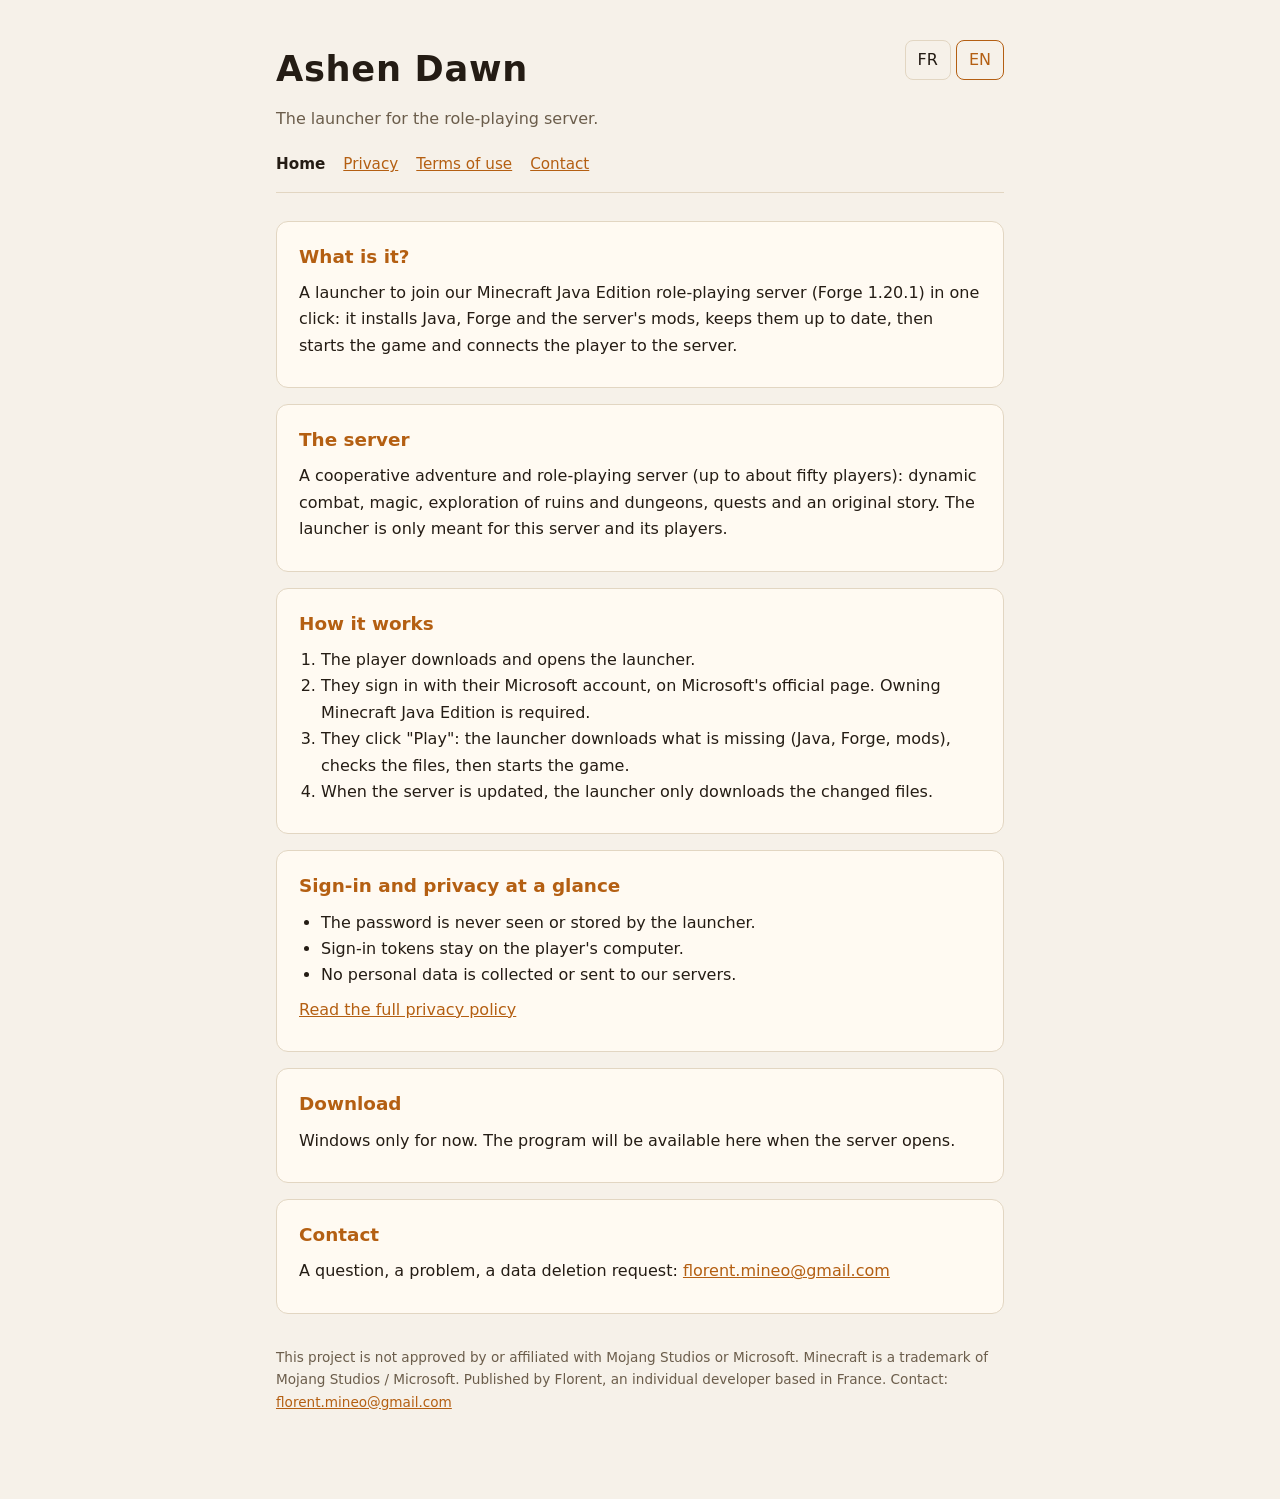
<file: index.html>
<!doctype html>
<html lang="fr">
<head>
<meta charset="utf-8">
<meta name="viewport" content="width=device-width, initial-scale=1">
<title data-fr="{name} — Launcher" data-en="{name} — Launcher">{name} — Launcher</title>
<meta name="description" content="Launcher du serveur de jeu de rôle : connexion Microsoft, installation et mises à jour automatiques. / Launcher for the role-playing server.">
<link rel="stylesheet" href="style.css">
</head>
<body>
<main>
  <header>
    <div>
      <h1 class="name">Ashen Dawn</h1>
      <p class="tag"><span data-l="fr">Le launcher du serveur de jeu de rôle.</span><span data-l="en">The launcher for the role-playing server.</span></p>
    </div>
    <div class="lang" role="group" aria-label="Langue / Language">
      <button type="button" data-set="fr" aria-pressed="true">FR</button>
      <button type="button" data-set="en" aria-pressed="false">EN</button>
    </div>
  </header>
  <nav aria-label="Navigation">
    <a href="index.html" aria-current="page"><span data-l="fr">Accueil</span><span data-l="en">Home</span></a>
    <a href="privacy.html"><span data-l="fr">Confidentialité</span><span data-l="en">Privacy</span></a>
    <a href="terms.html"><span data-l="fr">Conditions d'utilisation</span><span data-l="en">Terms of use</span></a>
    <a href="mailto:florent.mineo@gmail.com">Contact</a>
  </nav>

  <section class="card">
    <h2 data-l="fr">Qu'est-ce que c'est ?</h2><h2 data-l="en">What is it?</h2>
    <p data-l="fr">Un launcher pour rejoindre en un clic notre serveur de jeu de rôle Minecraft Java Edition (Forge 1.20.1) : il installe Java, Forge et les mods du serveur, les met à jour automatiquement, puis lance le jeu et connecte le joueur au serveur.</p>
    <p data-l="en">A launcher to join our Minecraft Java Edition role-playing server (Forge 1.20.1) in one click: it installs Java, Forge and the server's mods, keeps them up to date, then starts the game and connects the player to the server.</p>
  </section>

  <section class="card">
    <h2 data-l="fr">Le serveur</h2><h2 data-l="en">The server</h2>
    <p data-l="fr">Un serveur d'aventure et de jeu de rôle en équipe (jusqu'à une cinquantaine de joueurs) : combat dynamique, magie, exploration de ruines et de donjons, quêtes et histoire originale. Le launcher n'est destiné qu'à ce serveur et à ses joueurs.</p>
    <p data-l="en">A cooperative adventure and role-playing server (up to about fifty players): dynamic combat, magic, exploration of ruins and dungeons, quests and an original story. The launcher is only meant for this server and its players.</p>
  </section>

  <section class="card">
    <h2 data-l="fr">Comment ça marche</h2><h2 data-l="en">How it works</h2>
    <ol data-l="fr">
      <li>Le joueur télécharge et ouvre le launcher.</li>
      <li>Il se connecte avec son compte Microsoft, sur la page officielle de Microsoft. Il faut posséder Minecraft Java Edition.</li>
      <li>Il clique sur « Jouer » : le launcher télécharge ce qui manque (Java, Forge, mods), vérifie les fichiers, puis lance le jeu.</li>
      <li>À chaque mise à jour du serveur, le launcher ne télécharge que les fichiers modifiés.</li>
    </ol>
    <ol data-l="en">
      <li>The player downloads and opens the launcher.</li>
      <li>They sign in with their Microsoft account, on Microsoft's official page. Owning Minecraft Java Edition is required.</li>
      <li>They click "Play": the launcher downloads what is missing (Java, Forge, mods), checks the files, then starts the game.</li>
      <li>When the server is updated, the launcher only downloads the changed files.</li>
    </ol>
  </section>

  <section class="card">
    <h2 data-l="fr">Connexion et vie privée, en bref</h2><h2 data-l="en">Sign-in and privacy at a glance</h2>
    <ul data-l="fr">
      <li>Le mot de passe n'est jamais vu ni stocké par le launcher.</li>
      <li>Les jetons de connexion restent sur l'ordinateur du joueur.</li>
      <li>Aucune donnée personnelle n'est collectée ni envoyée à nos serveurs.</li>
    </ul>
    <ul data-l="en">
      <li>The password is never seen or stored by the launcher.</li>
      <li>Sign-in tokens stay on the player's computer.</li>
      <li>No personal data is collected or sent to our servers.</li>
    </ul>
    <p><a href="privacy.html"><span data-l="fr">Lire la politique de confidentialité complète</span><span data-l="en">Read the full privacy policy</span></a></p>
  </section>

  <section class="card">
    <h2 data-l="fr">Téléchargement</h2><h2 data-l="en">Download</h2>
    <p data-l="fr">Windows uniquement pour le moment. Le programme sera proposé ici à l'ouverture du serveur.</p>
    <p data-l="en">Windows only for now. The program will be available here when the server opens.</p>
  </section>

  <section class="card">
    <h2>Contact</h2>
    <p data-l="fr">Une question, un problème, une demande de suppression de données : <a href="mailto:florent.mineo@gmail.com">florent.mineo@gmail.com</a></p>
    <p data-l="en">A question, a problem, a data deletion request: <a href="mailto:florent.mineo@gmail.com">florent.mineo@gmail.com</a></p>
  </section>

  <footer>
    <p data-l="fr">Ce projet n'est ni approuvé par Mojang Studios ou Microsoft, ni affilié à eux. Minecraft est une marque de Mojang Studios / Microsoft. Édité à titre individuel par Florent, développeur basé en France. Contact : <a href="mailto:florent.mineo@gmail.com">florent.mineo@gmail.com</a></p>
    <p data-l="en">This project is not approved by or affiliated with Mojang Studios or Microsoft. Minecraft is a trademark of Mojang Studios / Microsoft. Published by Florent, an individual developer based in France. Contact: <a href="mailto:florent.mineo@gmail.com">florent.mineo@gmail.com</a></p>
  </footer>
</main>
<script src="app.js"></script>
</body>
</html>
</file>
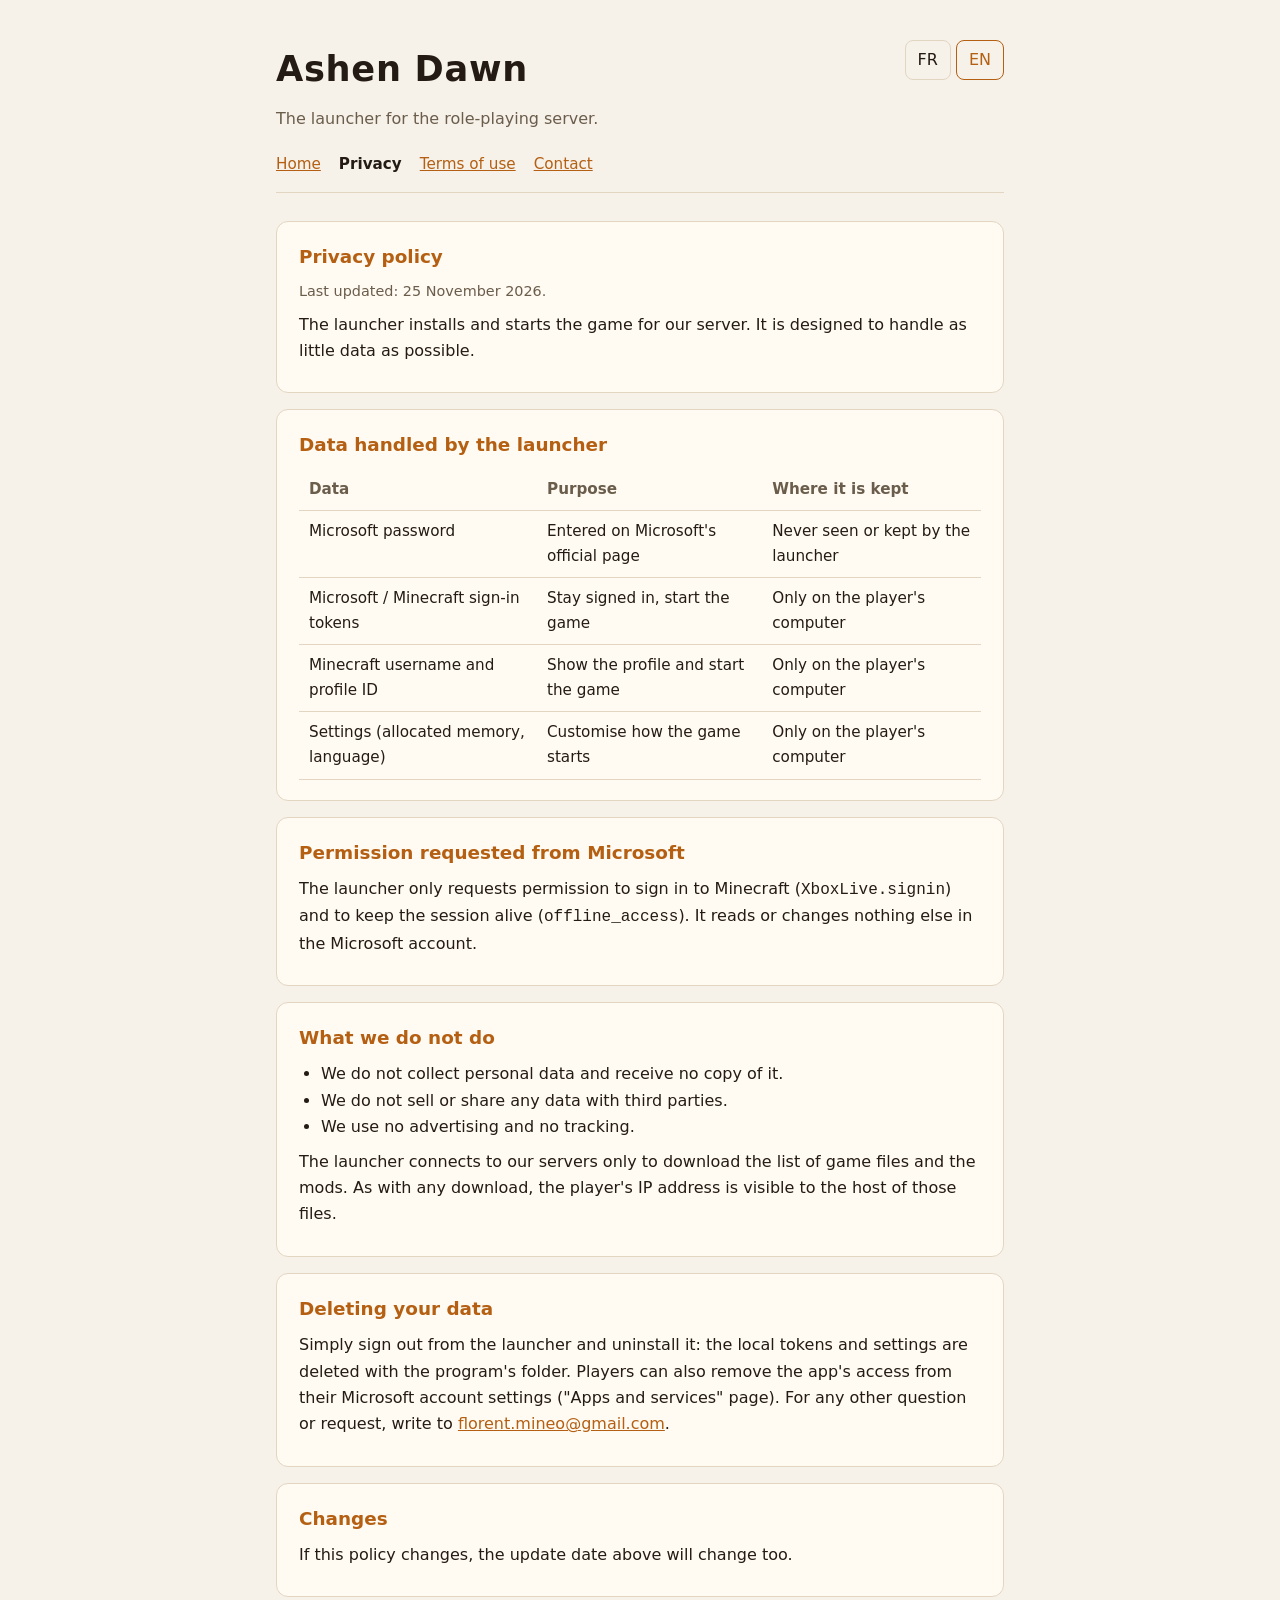
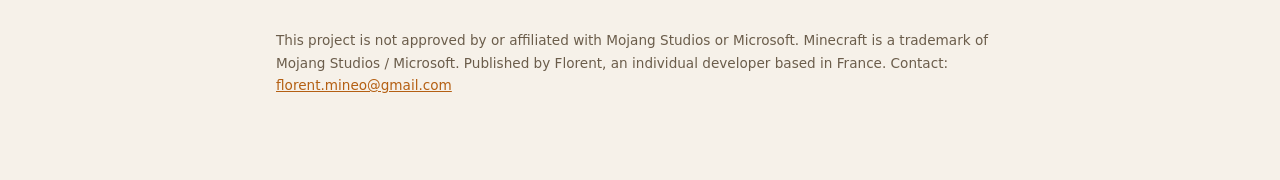
<file: privacy.html>
<!doctype html>
<html lang="fr">
<head>
<meta charset="utf-8">
<meta name="viewport" content="width=device-width, initial-scale=1">
<title data-fr="Confidentialité — {name}" data-en="Privacy — {name}">Confidentialité — {name}</title>
<meta name="description" content="Politique de confidentialité du launcher. / Privacy policy of the launcher.">
<link rel="stylesheet" href="style.css">
</head>
<body>
<main>
  <header>
    <div>
      <h1 class="name">Ashen Dawn</h1>
      <p class="tag"><span data-l="fr">Le launcher du serveur de jeu de rôle.</span><span data-l="en">The launcher for the role-playing server.</span></p>
    </div>
    <div class="lang" role="group" aria-label="Langue / Language">
      <button type="button" data-set="fr" aria-pressed="true">FR</button>
      <button type="button" data-set="en" aria-pressed="false">EN</button>
    </div>
  </header>
  <nav aria-label="Navigation">
    <a href="index.html"><span data-l="fr">Accueil</span><span data-l="en">Home</span></a>
    <a href="privacy.html" aria-current="page"><span data-l="fr">Confidentialité</span><span data-l="en">Privacy</span></a>
    <a href="terms.html"><span data-l="fr">Conditions d'utilisation</span><span data-l="en">Terms of use</span></a>
    <a href="mailto:florent.mineo@gmail.com">Contact</a>
  </nav>

  <section class="card">
    <h2 data-l="fr">Politique de confidentialité</h2><h2 data-l="en">Privacy policy</h2>
    <p class="note" data-l="fr">Dernière mise à jour : 25 novembre 2026.</p>
    <p class="note" data-l="en">Last updated: 25 November 2026.</p>
    <p data-l="fr">Le launcher sert à installer et lancer le jeu pour notre serveur. Il est conçu pour manipuler le moins de données possible.</p>
    <p data-l="en">The launcher installs and starts the game for our server. It is designed to handle as little data as possible.</p>
  </section>

  <section class="card">
    <h2 data-l="fr">Données manipulées par le launcher</h2><h2 data-l="en">Data handled by the launcher</h2>
    <table data-l="fr">
      <tr><th>Donnée</th><th>Rôle</th><th>Où elle est conservée</th></tr>
      <tr><td>Mot de passe Microsoft</td><td>Saisi sur la page officielle de Microsoft</td><td>Jamais vu ni conservé par le launcher</td></tr>
      <tr><td>Jetons de connexion Microsoft / Minecraft</td><td>Rester connecté, lancer le jeu</td><td>Uniquement sur l'ordinateur du joueur</td></tr>
      <tr><td>Pseudo et identifiant de profil Minecraft</td><td>Afficher le profil et lancer le jeu</td><td>Uniquement sur l'ordinateur du joueur</td></tr>
      <tr><td>Réglages (mémoire allouée, langue)</td><td>Personnaliser le lancement</td><td>Uniquement sur l'ordinateur du joueur</td></tr>
    </table>
    <table data-l="en">
      <tr><th>Data</th><th>Purpose</th><th>Where it is kept</th></tr>
      <tr><td>Microsoft password</td><td>Entered on Microsoft's official page</td><td>Never seen or kept by the launcher</td></tr>
      <tr><td>Microsoft / Minecraft sign-in tokens</td><td>Stay signed in, start the game</td><td>Only on the player's computer</td></tr>
      <tr><td>Minecraft username and profile ID</td><td>Show the profile and start the game</td><td>Only on the player's computer</td></tr>
      <tr><td>Settings (allocated memory, language)</td><td>Customise how the game starts</td><td>Only on the player's computer</td></tr>
    </table>
  </section>

  <section class="card">
    <h2 data-l="fr">Permission demandée à Microsoft</h2><h2 data-l="en">Permission requested from Microsoft</h2>
    <p data-l="fr">Le launcher demande uniquement l'autorisation de connexion à Minecraft (<code>XboxLive.signin</code>) et le maintien de la session (<code>offline_access</code>). Il ne lit ni ne modifie rien d'autre dans le compte Microsoft.</p>
    <p data-l="en">The launcher only requests permission to sign in to Minecraft (<code>XboxLive.signin</code>) and to keep the session alive (<code>offline_access</code>). It reads or changes nothing else in the Microsoft account.</p>
  </section>

  <section class="card">
    <h2 data-l="fr">Ce que nous ne faisons pas</h2><h2 data-l="en">What we do not do</h2>
    <ul data-l="fr">
      <li>Nous ne collectons pas de données personnelles et n'en recevons aucune copie.</li>
      <li>Nous ne vendons ni ne partageons aucune donnée avec des tiers.</li>
      <li>Nous n'utilisons ni publicité ni suivi.</li>
    </ul>
    <ul data-l="en">
      <li>We do not collect personal data and receive no copy of it.</li>
      <li>We do not sell or share any data with third parties.</li>
      <li>We use no advertising and no tracking.</li>
    </ul>
    <p data-l="fr">Le launcher se connecte à nos serveurs uniquement pour télécharger la liste des fichiers du jeu et les mods. Comme pour tout téléchargement, l'adresse IP du joueur est visible de l'hébergeur de ces fichiers.</p>
    <p data-l="en">The launcher connects to our servers only to download the list of game files and the mods. As with any download, the player's IP address is visible to the host of those files.</p>
  </section>

  <section class="card">
    <h2 data-l="fr">Supprimer ses données</h2><h2 data-l="en">Deleting your data</h2>
    <p data-l="fr">Il suffit de se déconnecter depuis le launcher puis de le désinstaller : les jetons et réglages locaux sont alors effacés avec le dossier du programme. Le joueur peut aussi retirer l'accès de l'application dans les paramètres de son compte Microsoft (page « Applications et services »). Pour toute autre question ou demande, écrire à <a href="mailto:florent.mineo@gmail.com">florent.mineo@gmail.com</a>.</p>
    <p data-l="en">Simply sign out from the launcher and uninstall it: the local tokens and settings are deleted with the program's folder. Players can also remove the app's access from their Microsoft account settings ("Apps and services" page). For any other question or request, write to <a href="mailto:florent.mineo@gmail.com">florent.mineo@gmail.com</a>.</p>
  </section>

  <section class="card">
    <h2 data-l="fr">Modifications</h2><h2 data-l="en">Changes</h2>
    <p data-l="fr">Si cette politique change, la date de mise à jour ci-dessus change aussi.</p>
    <p data-l="en">If this policy changes, the update date above will change too.</p>
  </section>

  <footer>
    <p data-l="fr">Ce projet n'est ni approuvé par Mojang Studios ou Microsoft, ni affilié à eux. Minecraft est une marque de Mojang Studios / Microsoft. Édité à titre individuel par Florent, développeur basé en France. Contact : <a href="mailto:florent.mineo@gmail.com">florent.mineo@gmail.com</a></p>
    <p data-l="en">This project is not approved by or affiliated with Mojang Studios or Microsoft. Minecraft is a trademark of Mojang Studios / Microsoft. Published by Florent, an individual developer based in France. Contact: <a href="mailto:florent.mineo@gmail.com">florent.mineo@gmail.com</a></p>
  </footer>
</main>
<script src="app.js"></script>
</body>
</html>
</file>
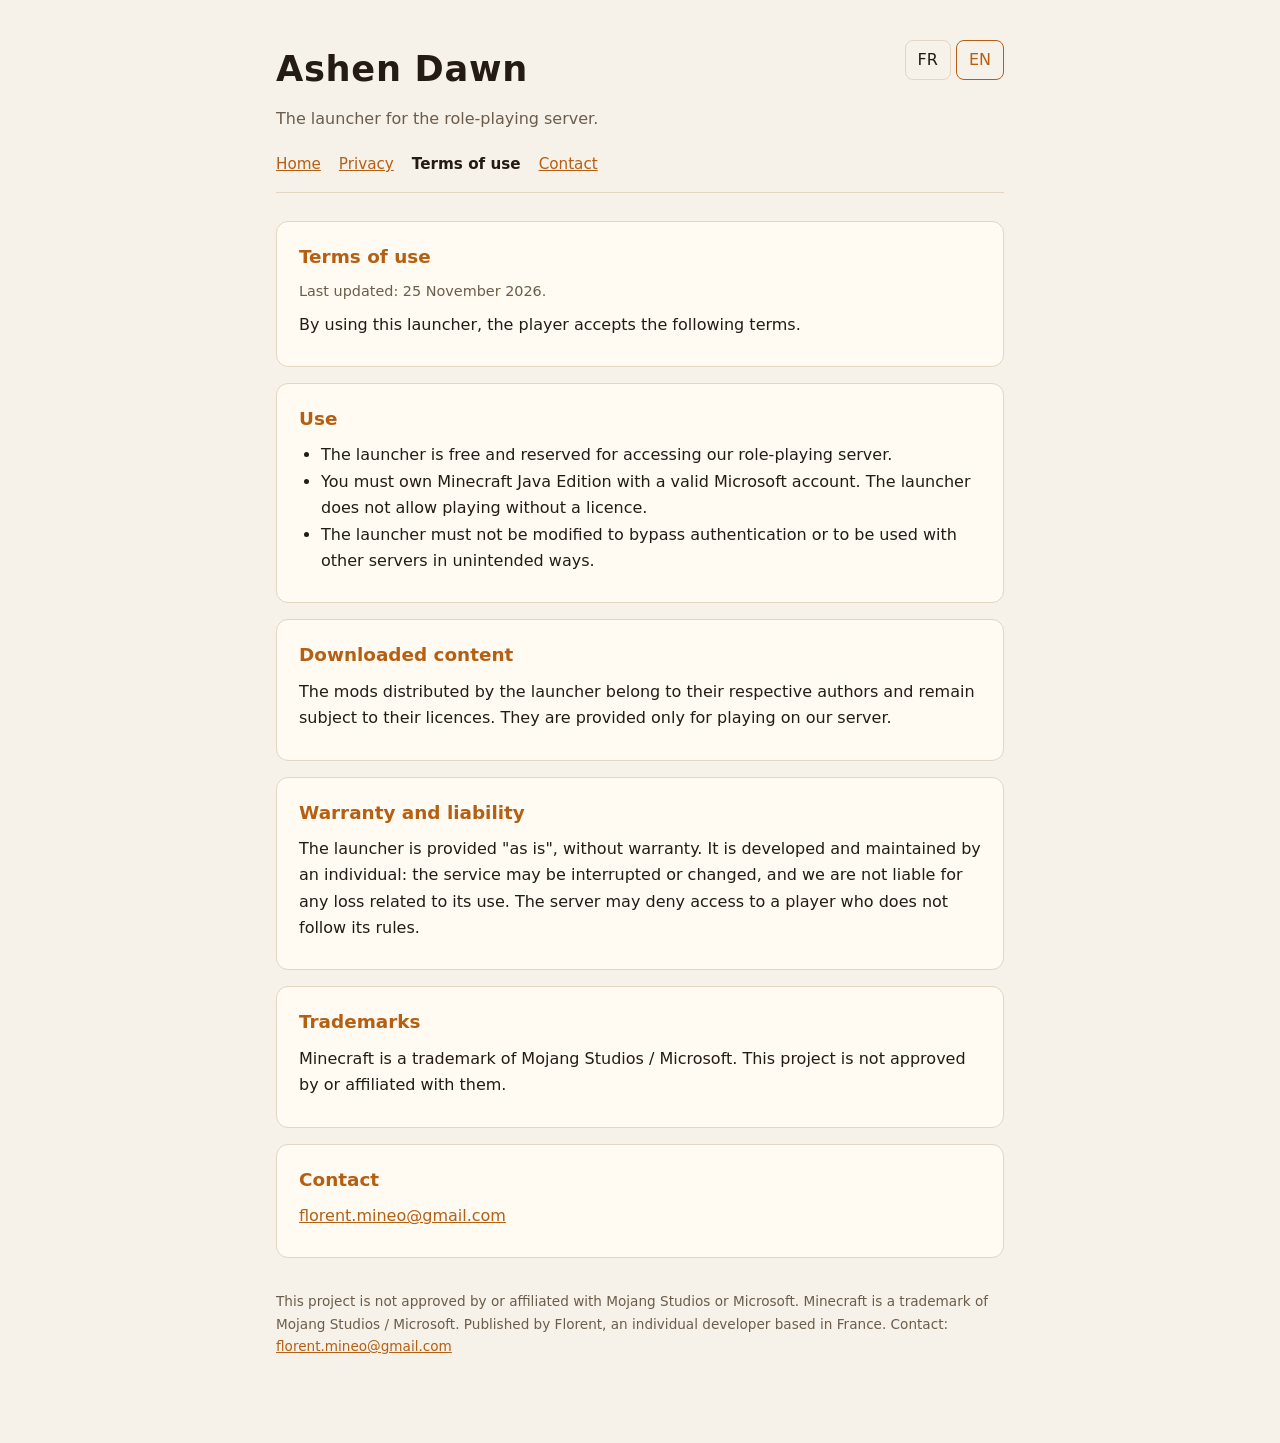
<file: terms.html>
<!doctype html>
<html lang="fr">
<head>
<meta charset="utf-8">
<meta name="viewport" content="width=device-width, initial-scale=1">
<title data-fr="Conditions — {name}" data-en="Terms — {name}">Conditions — {name}</title>
<meta name="description" content="Conditions d'utilisation du launcher. / Terms of use of the launcher.">
<link rel="stylesheet" href="style.css">
</head>
<body>
<main>
  <header>
    <div>
      <h1 class="name">Ashen Dawn</h1>
      <p class="tag"><span data-l="fr">Le launcher du serveur de jeu de rôle.</span><span data-l="en">The launcher for the role-playing server.</span></p>
    </div>
    <div class="lang" role="group" aria-label="Langue / Language">
      <button type="button" data-set="fr" aria-pressed="true">FR</button>
      <button type="button" data-set="en" aria-pressed="false">EN</button>
    </div>
  </header>
  <nav aria-label="Navigation">
    <a href="index.html"><span data-l="fr">Accueil</span><span data-l="en">Home</span></a>
    <a href="privacy.html"><span data-l="fr">Confidentialité</span><span data-l="en">Privacy</span></a>
    <a href="terms.html" aria-current="page"><span data-l="fr">Conditions d'utilisation</span><span data-l="en">Terms of use</span></a>
    <a href="mailto:florent.mineo@gmail.com">Contact</a>
  </nav>

  <section class="card">
    <h2 data-l="fr">Conditions d'utilisation</h2><h2 data-l="en">Terms of use</h2>
    <p class="note" data-l="fr">Dernière mise à jour : 25 novembre 2026.</p>
    <p class="note" data-l="en">Last updated: 25 November 2026.</p>
    <p data-l="fr">En utilisant ce launcher, le joueur accepte les conditions suivantes.</p>
    <p data-l="en">By using this launcher, the player accepts the following terms.</p>
  </section>

  <section class="card">
    <h2 data-l="fr">Usage</h2><h2 data-l="en">Use</h2>
    <ul data-l="fr">
      <li>Le launcher est gratuit et réservé à l'accès à notre serveur de jeu de rôle.</li>
      <li>Il faut posséder Minecraft Java Edition avec un compte Microsoft valide. Le launcher ne permet pas de jouer sans licence.</li>
      <li>Le launcher ne doit pas être modifié pour contourner l'authentification ou pour jouer sur d'autres serveurs de manière non prévue.</li>
    </ul>
    <ul data-l="en">
      <li>The launcher is free and reserved for accessing our role-playing server.</li>
      <li>You must own Minecraft Java Edition with a valid Microsoft account. The launcher does not allow playing without a licence.</li>
      <li>The launcher must not be modified to bypass authentication or to be used with other servers in unintended ways.</li>
    </ul>
  </section>

  <section class="card">
    <h2 data-l="fr">Contenu téléchargé</h2><h2 data-l="en">Downloaded content</h2>
    <p data-l="fr">Les mods distribués par le launcher appartiennent à leurs auteurs respectifs et restent soumis à leurs licences. Ils sont fournis uniquement pour jouer sur notre serveur.</p>
    <p data-l="en">The mods distributed by the launcher belong to their respective authors and remain subject to their licences. They are provided only for playing on our server.</p>
  </section>

  <section class="card">
    <h2 data-l="fr">Garanties et responsabilité</h2><h2 data-l="en">Warranty and liability</h2>
    <p data-l="fr">Le launcher est fourni « tel quel », sans garantie. Il est développé et maintenu à titre individuel : le service peut être interrompu ou modifié, et nous ne sommes pas responsables des pertes éventuelles liées à son utilisation. Le serveur peut refuser l'accès à un joueur qui ne respecte pas ses règles.</p>
    <p data-l="en">The launcher is provided "as is", without warranty. It is developed and maintained by an individual: the service may be interrupted or changed, and we are not liable for any loss related to its use. The server may deny access to a player who does not follow its rules.</p>
  </section>

  <section class="card">
    <h2 data-l="fr">Marques</h2><h2 data-l="en">Trademarks</h2>
    <p data-l="fr">Minecraft est une marque de Mojang Studios / Microsoft. Ce projet n'est ni approuvé par eux, ni affilié à eux.</p>
    <p data-l="en">Minecraft is a trademark of Mojang Studios / Microsoft. This project is not approved by or affiliated with them.</p>
  </section>

  <section class="card">
    <h2>Contact</h2>
    <p><a href="mailto:florent.mineo@gmail.com">florent.mineo@gmail.com</a></p>
  </section>

  <footer>
    <p data-l="fr">Ce projet n'est ni approuvé par Mojang Studios ou Microsoft, ni affilié à eux. Minecraft est une marque de Mojang Studios / Microsoft. Édité à titre individuel par Florent, développeur basé en France. Contact : <a href="mailto:florent.mineo@gmail.com">florent.mineo@gmail.com</a></p>
    <p data-l="en">This project is not approved by or affiliated with Mojang Studios or Microsoft. Minecraft is a trademark of Mojang Studios / Microsoft. Published by Florent, an individual developer based in France. Contact: <a href="mailto:florent.mineo@gmail.com">florent.mineo@gmail.com</a></p>
  </footer>
</main>
<script src="app.js"></script>
</body>
</html>
</file>
<file: style.css>
:root { --bg:#14110f; --card:#1d1915; --ink:#ece4d8; --muted:#a79c8c; --accent:#d9893b; --line:#33291f; }
@media (prefers-color-scheme: light) { :root { --bg:#f6f1e9; --card:#fffaf2; --ink:#241c14; --muted:#6b5d4b; --accent:#b45f12; --line:#e2d6c2; } }
* { box-sizing:border-box }
body { margin:0; background:var(--bg); color:var(--ink); font:16px/1.65 system-ui,-apple-system,"Segoe UI",Roboto,sans-serif }
main { max-width:760px; margin:0 auto; padding:40px 16px 72px }
header { display:flex; justify-content:space-between; align-items:flex-start; gap:12px; margin-bottom:20px }
h1 { font-size:2.2rem; margin:0; letter-spacing:.02em }
h2 { font-size:1.15rem; margin:0 0 8px; color:var(--accent) }
.tag { color:var(--muted); margin:8px 0 0 }
nav { display:flex; flex-wrap:wrap; gap:6px 18px; margin:0 0 28px; padding:0 0 14px; border-bottom:1px solid var(--line); font-size:.95rem }
nav a[aria-current="page"] { color:var(--ink); text-decoration:none; font-weight:600 }
.card { background:var(--card); border:1px solid var(--line); border-radius:12px; padding:20px 22px; margin:0 0 16px }
.card p, .card ul, .card ol { margin:0 0 8px } .card ul, .card ol { padding-left:22px }
.lang button { background:none; border:1px solid var(--line); color:var(--ink); padding:6px 12px; border-radius:8px; cursor:pointer; font:inherit }
.lang button[aria-pressed="true"] { border-color:var(--accent); color:var(--accent) }
a { color:var(--accent) }
table { width:100%; border-collapse:collapse; font-size:.95rem }
th, td { text-align:left; padding:8px 10px; border-bottom:1px solid var(--line); vertical-align:top }
th { color:var(--muted); font-weight:600 }
footer { color:var(--muted); font-size:.85rem; margin-top:32px }
.note { color:var(--muted); font-size:.9rem }
[data-l] { display:none } html[lang="fr"] [data-l="fr"], html[lang="en"] [data-l="en"] { display:revert }
</file>
